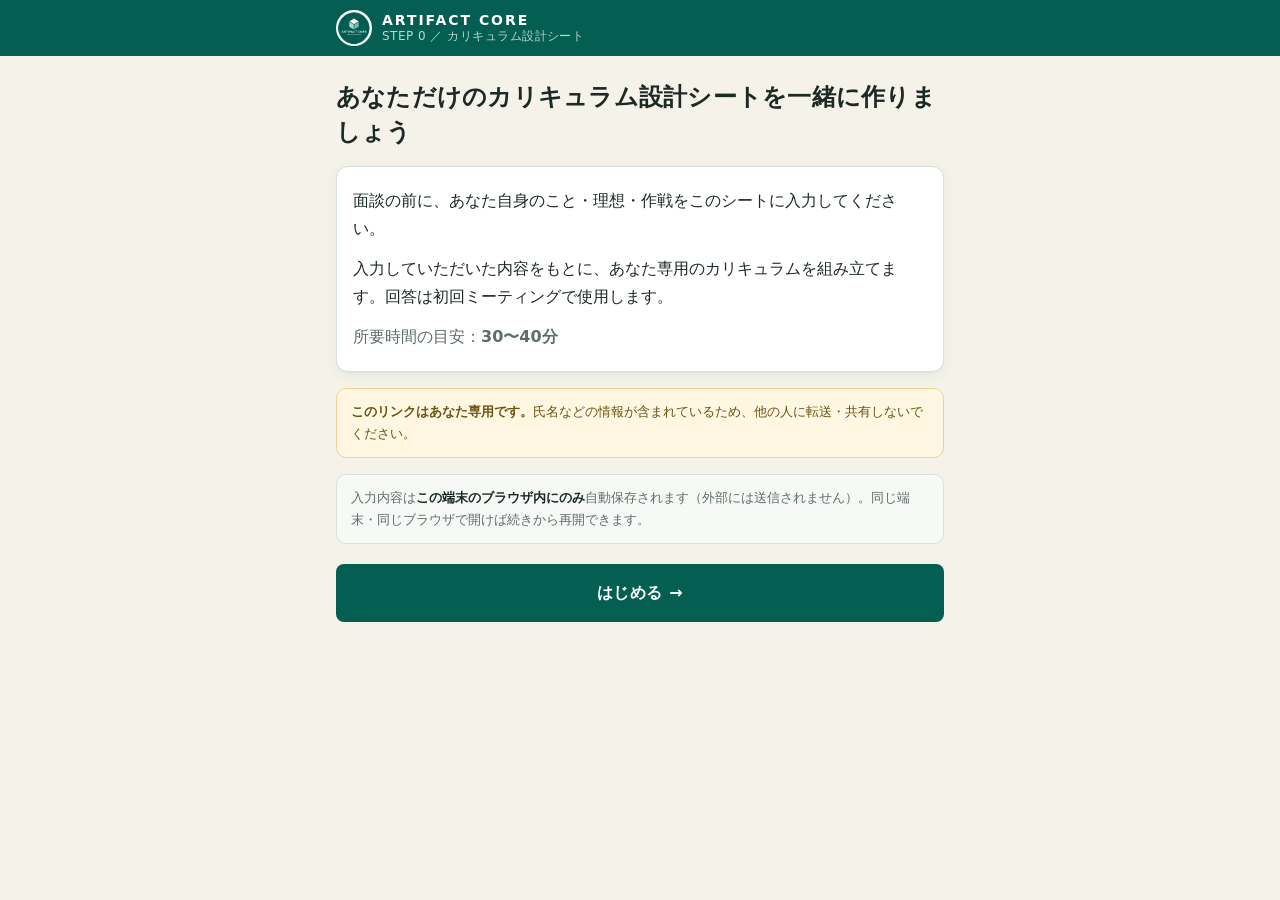
<file: nova-prime/index.html>
<!doctype html>
<html lang="ja">
<head>
  <meta charset="utf-8">
  <meta name="viewport" content="width=device-width, initial-scale=1, viewport-fit=cover">
  <meta name="robots" content="noindex, nofollow">
  <meta name="theme-color" content="#045e52">
  <title>STEP 0：あなた専用カリキュラム設計シート</title>
  <link rel="icon" type="image/png" href="assets/favicon.png">
  <link rel="apple-touch-icon" href="assets/logo.png">
  <link rel="stylesheet" href="assets/style.css">
</head>
<body>
  <header class="site-header">
    <div class="site-header__inner">
      <img src="assets/logo.png" alt="" width="36" height="36">
      <div class="site-header__brand">ARTIFACT CORE<span class="site-header__sub">STEP 0 ／ カリキュラム設計シート</span></div>
    </div>
  </header>
  <main class="wrap">
    <div id="app" aria-live="polite">
      <noscript><p class="notice notice--danger">このページを表示するには JavaScript を有効にしてください。</p></noscript>
    </div>
  </main>

  <script src="assets/common.js"></script>
  <script src="config.js"></script>
  <script src="questions.js"></script>
  <script src="assets/sheet.js"></script>
</body>
</html>
</file>
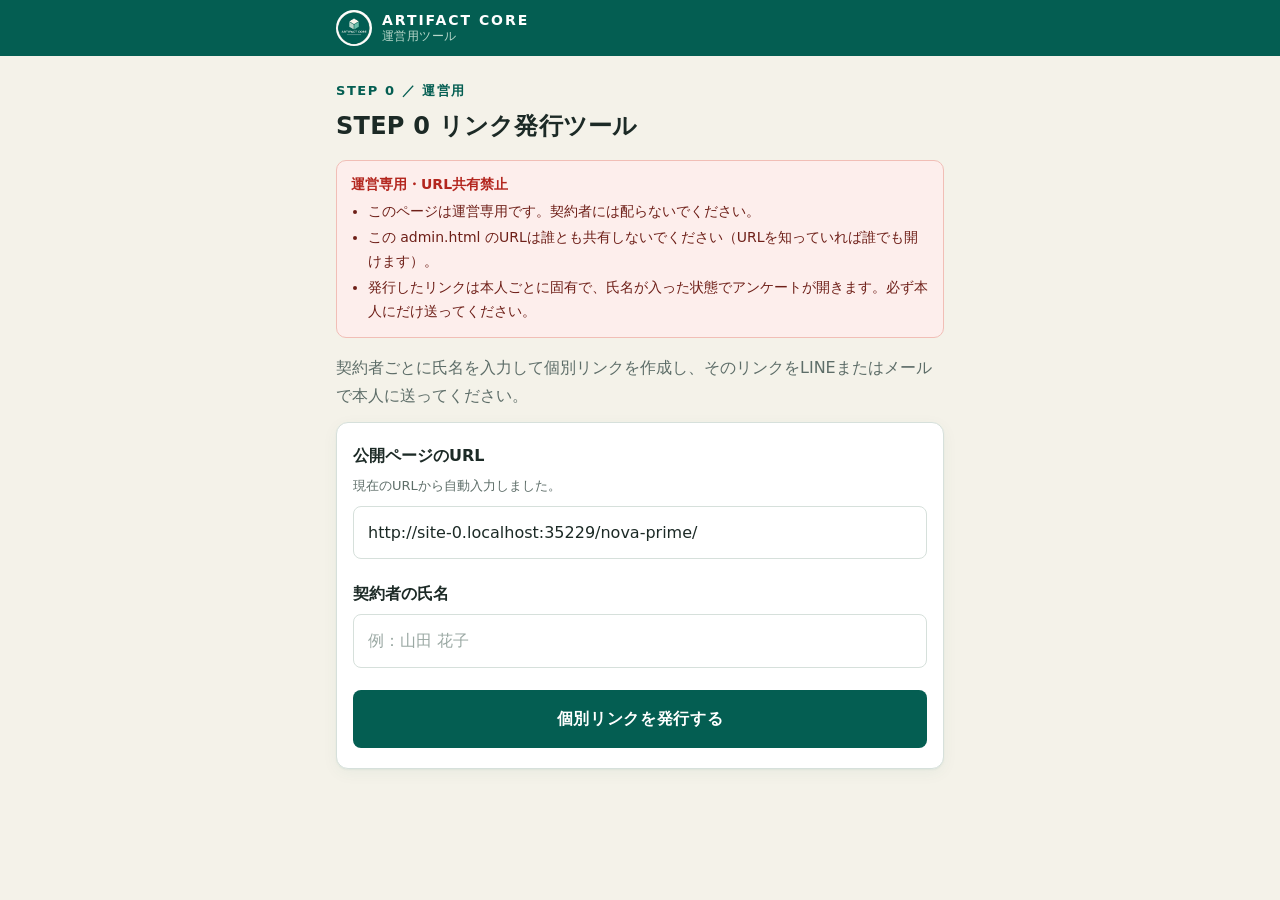
<file: nova-prime/admin.html>
<!doctype html>
<html lang="ja">
<head>
  <meta charset="utf-8">
  <meta name="viewport" content="width=device-width, initial-scale=1, viewport-fit=cover">
  <meta name="robots" content="noindex, nofollow">
  <meta name="theme-color" content="#045e52">
  <title>リンク発行ツール（運営用） | STEP 0</title>
  <link rel="icon" type="image/png" href="assets/favicon.png">
  <link rel="stylesheet" href="assets/style.css">
</head>
<body>
  <header class="site-header">
    <div class="site-header__inner">
      <img src="assets/logo.png" alt="" width="36" height="36">
      <div class="site-header__brand">ARTIFACT CORE<span class="site-header__sub">運営用ツール</span></div>
    </div>
  </header>
  <main class="wrap">
    <p class="eyebrow">STEP 0 ／ 運営用</p>
    <h1>STEP 0 リンク発行ツール</h1>

    <div class="notice notice--danger" role="note">
      <strong>運営専用・URL共有禁止</strong>
      <ul>
        <li>このページは運営専用です。契約者には配らないでください。</li>
        <li>この admin.html のURLは誰とも共有しないでください（URLを知っていれば誰でも開けます）。</li>
        <li>発行したリンクは本人ごとに固有で、氏名が入った状態でアンケートが開きます。必ず本人にだけ送ってください。</li>
      </ul>
    </div>

    <p class="lead">契約者ごとに氏名を入力して個別リンクを作成し、そのリンクをLINEまたはメールで本人に送ってください。</p>

    <form class="card" id="form" novalidate>
      <div class="field">
        <label class="label" for="baseUrl">公開ページのURL</label>
        <p class="hint" id="baseUrlHint"></p>
        <input type="url" id="baseUrl" inputmode="url" autocomplete="off" spellcheck="false"
               placeholder="https://ユーザー名.github.io/リポジトリ名/nova-prime/">
      </div>

      <div class="field">
        <label class="label" for="name">契約者の氏名</label>
        <input type="text" id="name" autocomplete="off" placeholder="例：山田 花子" maxlength="50">
      </div>

      <p class="notice notice--danger" id="error" role="alert" hidden></p>

      <div class="actions">
        <button type="submit" class="btn btn--primary">個別リンクを発行する</button>
      </div>
    </form>

    <section class="card" id="result" hidden aria-live="polite">
      <div class="field">
        <label class="label" for="output">発行された個別リンク</label>
        <p class="hint" id="outputMeta"></p>
        <input type="text" id="output" readonly>
      </div>
      <div class="actions">
        <button type="button" class="btn btn--primary" id="copy">コピー</button>
      </div>
      <p class="small muted" style="margin-top:12px">※ 同じ人でも発行し直すと別のIDになり、本人の端末に保存された途中の回答は引き継がれません。一度送ったリンクは再発行せずに使ってください。</p>
    </section>
  </main>

  <script src="assets/common.js"></script>
  <script>
  (function () {
    "use strict";
    var $ = function (id) { return document.getElementById(id); };
    var baseUrl = $("baseUrl"), nameInput = $("name"), error = $("error");

    // 共有URL（http/https）で開いた場合は現在のURLから自動入力
    if (/^https?:$/.test(location.protocol)) {
      baseUrl.value = new URL("./", location.href).href;
      $("baseUrlHint").textContent = "現在のURLから自動入力しました。";
    } else {
      $("baseUrlHint").textContent = "手元のファイルで開いているため、公開ページのURLを入力してください。末尾は「/nova-prime/」までにします。";
    }

    function normalizeBase(raw) {
      var u = new URL(raw.trim());
      if (!/^https?:$/.test(u.protocol)) throw new Error("protocol");
      u.search = "";
      u.hash = "";
      var href = u.href;
      if (!/\/$/.test(href) && !/\.html?$/i.test(href)) href += "/";
      return href;
    }

    function showError(msg) {
      error.textContent = msg;
      error.hidden = !msg;
    }

    $("form").addEventListener("submit", function (e) {
      e.preventDefault();
      showError("");
      var base;
      try { base = normalizeBase(baseUrl.value); }
      catch (err) { showError("公開ページのURLを「https://」から正しく入力してください。"); baseUrl.focus(); return; }
      var name = nameInput.value.trim().replace(/\s+/g, " ");
      if (!name) { showError("契約者の氏名を入力してください。"); nameInput.focus(); return; }

      var id = Step0.randomId(6);
      var link = base + "?c=" + Step0.encodeParam({ n: name, i: id });
      $("output").value = link;
      $("outputMeta").textContent = name + " さん（ID：" + id + "）";
      $("result").hidden = false;
      $("result").scrollIntoView({ behavior: "smooth", block: "nearest" });
    });

    $("copy").addEventListener("click", function () {
      var btn = this, text = $("output").value;
      Step0.copyText(text).then(function (ok) {
        if (ok) { Step0.flashButton(btn, "コピーしました ✓"); }
        else { $("output").select(); Step0.flashButton(btn, "選択しました。長押しでコピーしてください", 3000); }
      });
    });
  })();
  </script>
</body>
</html>
</file>
<file: nova-prime/assets/style.css>
/* STEP 0 共通スタイル（ARTIFACT CORE：グリーン基調のビジネステーマ・スマホ中心） */
:root {
  --brand: #045e52;        /* ロゴの深緑 */
  --brand-strong: #034a41;
  --brand-ink: #ffffff;
  --mint: #6dbea9;         /* ロゴのミント */
  --mint-pale: #b9d8cb;
  --tint: #e8f2ee;         /* 薄いグリーン面 */
  --bg: #f4f2e9;           /* ロゴ外周のクリーム */
  --surface: #ffffff;
  --surface-2: #f7f9f7;
  --border: #d6e0db;
  --text: #1c2a26;
  --muted: #5d6d68;
  --danger: #b3261e;
  --danger-bg: #fdeeec;
  --danger-border: #f1beb6;
  --warn-ink: #6b5310;
  --warn-bg: #fff7e2;
  --warn-border: #ecd391;
  --radius: 12px;
  --shadow: 0 1px 2px rgba(4, 94, 82, 0.06), 0 4px 16px rgba(4, 94, 82, 0.05);
  color-scheme: light;
}

* { box-sizing: border-box; }

html { -webkit-text-size-adjust: 100%; }

body {
  margin: 0;
  background: var(--bg);
  color: var(--text);
  font-family: "Hiragino Sans", "Hiragino Kaku Gothic ProN", "Noto Sans JP", "Yu Gothic", "Meiryo", system-ui, sans-serif;
  font-size: 16px;
  line-height: 1.75;
  min-height: 100vh;
  min-height: 100dvh;
}

/* ---- ヘッダー ---- */
.site-header {
  background: var(--brand);
  color: var(--brand-ink);
}
.site-header__inner {
  max-width: 640px;
  margin: 0 auto;
  padding: 10px 16px;
  display: flex;
  align-items: center;
  gap: 10px;
}
.site-header img { width: 36px; height: 36px; border-radius: 50%; flex: none; }
.site-header__brand { font-weight: 700; letter-spacing: 0.14em; font-size: 14px; line-height: 1.3; }
.site-header__sub { display: block; font-weight: 400; letter-spacing: 0.04em; font-size: 12px; color: var(--mint-pale); }

.wrap {
  max-width: 640px;
  margin: 0 auto;
  padding: 24px 16px 64px;
}

.eyebrow {
  margin: 0 0 6px;
  color: var(--brand);
  font-size: 13px;
  font-weight: 700;
  letter-spacing: 0.12em;
}

h1 {
  margin: 0 0 16px;
  font-size: 24px;
  line-height: 1.45;
  letter-spacing: 0.01em;
}

h2 {
  margin: 0 0 8px;
  font-size: 20px;
  line-height: 1.5;
  padding-left: 12px;
  border-left: 4px solid var(--brand);
}

p { margin: 0 0 12px; }

.lead { color: var(--muted); }

.card {
  background: var(--surface);
  border: 1px solid var(--border);
  border-radius: var(--radius);
  padding: 20px 16px;
  margin: 0 0 16px;
  box-shadow: var(--shadow);
}

.notice {
  border-radius: 10px;
  padding: 12px 14px;
  margin: 0 0 16px;
  font-size: 14px;
  line-height: 1.7;
  border: 1px solid var(--border);
  background: var(--surface-2);
  color: var(--muted);
}
.notice strong { color: var(--text); }
.notice--warn { border-color: var(--warn-border); background: var(--warn-bg); color: var(--warn-ink); }
.notice--warn strong { color: var(--warn-ink); }
.notice--danger { border-color: var(--danger-border); background: var(--danger-bg); color: #6e1f18; }
.notice--danger strong { color: var(--danger); }
.notice--ok { border-color: var(--mint-pale); background: var(--tint); color: var(--brand-strong); }
.notice ul { margin: 4px 0 0; padding-left: 1.2em; }
.notice li { margin: 2px 0; }

/* ---- フォーム ---- */
.field { margin: 0 0 22px; }
.field:last-child { margin-bottom: 0; }

.label {
  display: block;
  margin: 0 0 8px;
  font-weight: 700;
  line-height: 1.6;
  white-space: pre-line;
}
.label .no { color: var(--brand); margin-right: 6px; }
.req {
  display: inline-block;
  margin-left: 6px;
  padding: 0 6px;
  border-radius: 4px;
  background: var(--tint);
  color: var(--brand);
  font-size: 11px;
  font-weight: 700;
  line-height: 1.7;
  vertical-align: 2px;
}
.hint { margin: -2px 0 8px; color: var(--muted); font-size: 13px; }
.counter { margin: 6px 0 0; color: var(--muted); font-size: 13px; text-align: right; }
.counter.is-met { color: var(--brand); font-weight: 700; }

input[type="text"], input[type="url"], textarea {
  display: block;
  width: 100%;
  padding: 12px 14px;
  border: 1px solid var(--border);
  border-radius: 8px;
  background: var(--surface);
  color: var(--text);
  font: inherit;
  font-size: 16px; /* iOS の自動ズーム防止 */
  line-height: 1.7;
}
textarea { resize: vertical; min-height: 96px; }
input::placeholder, textarea::placeholder { color: #9aa8a3; }
input:focus, textarea:focus {
  outline: none;
  border-color: var(--brand);
  box-shadow: 0 0 0 3px rgba(4, 94, 82, 0.15);
}
input[readonly] { color: var(--brand-strong); background: var(--surface-2); }

.is-invalid input[type="text"], .is-invalid textarea, .is-invalid .choice {
  border-color: var(--danger);
}
.is-invalid .label { color: var(--danger); }

.choices { display: grid; gap: 8px; }
.choice {
  display: flex;
  align-items: center;
  gap: 10px;
  padding: 12px 14px;
  border: 1px solid var(--border);
  border-radius: 8px;
  background: var(--surface);
  cursor: pointer;
}
.choice input { width: 20px; height: 20px; margin: 0; accent-color: var(--brand); flex: none; }
.choice:has(input:checked) { border-color: var(--brand); background: var(--tint); box-shadow: inset 0 0 0 1px var(--brand); }
.other-input { margin-top: 8px; }
.choice--desc { align-items: flex-start; padding: 14px; }
.choice--desc input { margin-top: 4px; }
.choice__body { display: block; }
.choice__label { display: block; font-weight: 700; font-size: 17px; }
.choice__desc { display: block; margin-top: 4px; color: var(--muted); font-size: 14px; line-height: 1.7; white-space: pre-line; }
.choice-note {
  margin: 10px 0 0;
  padding: 10px 14px;
  border-radius: 8px;
  background: var(--tint);
  color: var(--brand-strong);
  font-size: 14px;
}
.choice-note::before { content: "✦ "; color: var(--mint); }

/* ---- ボタン ---- */
.btn {
  display: block;
  width: 100%;
  padding: 14px 18px;
  border: 1px solid transparent;
  border-radius: 8px;
  font: inherit;
  font-size: 16px;
  font-weight: 700;
  letter-spacing: 0.04em;
  cursor: pointer;
  text-align: center;
  transition: background 0.15s, border-color 0.15s, color 0.15s, transform 0.05s;
}
.btn:active { transform: translateY(1px); }
.btn:disabled { opacity: 0.6; cursor: default; }
.btn--primary { background: var(--brand); color: var(--brand-ink); }
.btn--primary:hover { background: var(--brand-strong); }
.btn--ghost { background: var(--surface); color: var(--brand); border-color: var(--brand); }
.btn--ghost:hover { background: var(--tint); }
.btn--text { background: transparent; color: var(--muted); padding: 10px; width: auto; }
.btn--text:hover { color: var(--brand); }
.btn.is-done { background: var(--mint); color: #08342e; border-color: var(--mint); }
.btn:focus-visible { outline: 2px solid var(--mint); outline-offset: 3px; }

.actions { display: grid; gap: 10px; margin-top: 20px; }
.actions--nav { grid-template-columns: auto 1fr; align-items: center; }
.actions--center { justify-items: center; }
.actions--center .btn { width: auto; min-width: 200px; }
@media (min-width: 560px) {
  .actions--row { grid-template-columns: 1.3fr 1fr 1fr; }
}

/* ---- 進捗バー ---- */
.progress { margin: 0 0 24px; }
.progress__top {
  margin: 0 0 6px;
  color: var(--brand);
  font-size: 13px;
  font-weight: 700;
  text-align: right;
}
.progress__track {
  height: 4px;
  border-radius: 999px;
  background: var(--border);
  overflow: hidden;
}
.progress__bar {
  height: 100%;
  width: 0;
  border-radius: 999px;
  background: linear-gradient(90deg, var(--brand), var(--mint));
  transition: width 0.3s ease;
}
.progress__meta {
  display: flex;
  justify-content: space-between;
  margin: 6px 0 0;
  color: var(--muted);
  font-size: 13px;
  letter-spacing: 0.08em;
}
.progress__meta span:last-child { color: var(--brand); font-weight: 700; }

/* ---- 完了画面 ---- */
.done-mark {
  width: 80px; height: 80px;
  margin: 16px auto 20px;
  border-radius: 50%;
  display: grid; place-items: center;
  background: var(--brand);
  color: var(--brand-ink);
  box-shadow: 0 0 0 8px var(--tint);
}
.done-mark svg { width: 36px; height: 36px; }
.done-title { text-align: center; font-size: 26px; margin: 0 0 24px; }
.next-step { padding: 20px 18px; border-left: 4px solid var(--brand); }
.next-step__title {
  margin: 0 0 8px;
  font-size: 19px;
  font-weight: 700;
  color: var(--brand);
}
.next-step__title::before { content: "▶ "; color: var(--mint); }
.next-step p:last-child { margin: 0; color: var(--muted); }

.review-details { margin-top: 28px; }
.review-details summary {
  cursor: pointer;
  color: var(--brand);
  font-weight: 700;
  padding: 8px 0;
}
.review-section { margin: 12px 0 0; }
.review-section h3 { margin: 0 0 10px; font-size: 16px; color: var(--brand); }
.review-item { margin: 0 0 14px; }
.review-q { margin: 0 0 4px; font-size: 14px; color: var(--muted); white-space: pre-line; }
.review-a { margin: 0; white-space: pre-wrap; word-break: break-word; }

.center { text-align: center; }
.muted { color: var(--muted); }
.small { font-size: 13px; }
</file>
